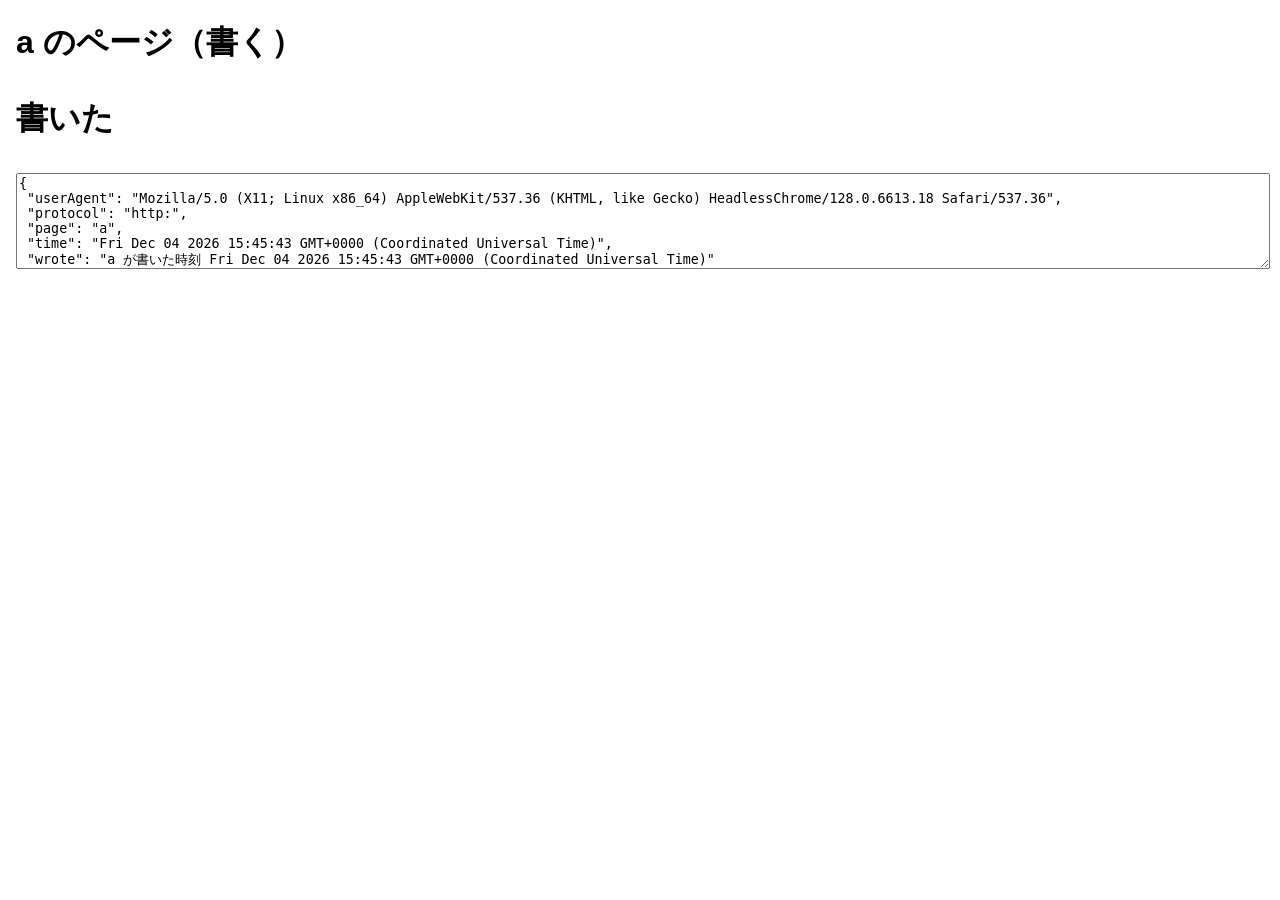
<file: docs/decisions/research/library-file-scheme-probe/site/a/index.html>
<!DOCTYPE html>
<html lang="ja">
    <head>
        <meta charset="utf-8">
        <meta name="viewport" content="width=device-width, initial-scale=1">
        <title>findsummits #197 の確かめ（a）</title>
        <link rel="stylesheet" href="../probe.css">
        <script src="../share.js" defer></script>
    </head>
    <body data-role="a">
        <h1>a のページ（書く）</h1>
        <p class="big" id="answer"></p>
        <textarea id="json" rows="6" cols="80" readonly></textarea>
    </body>
</html>
</file>
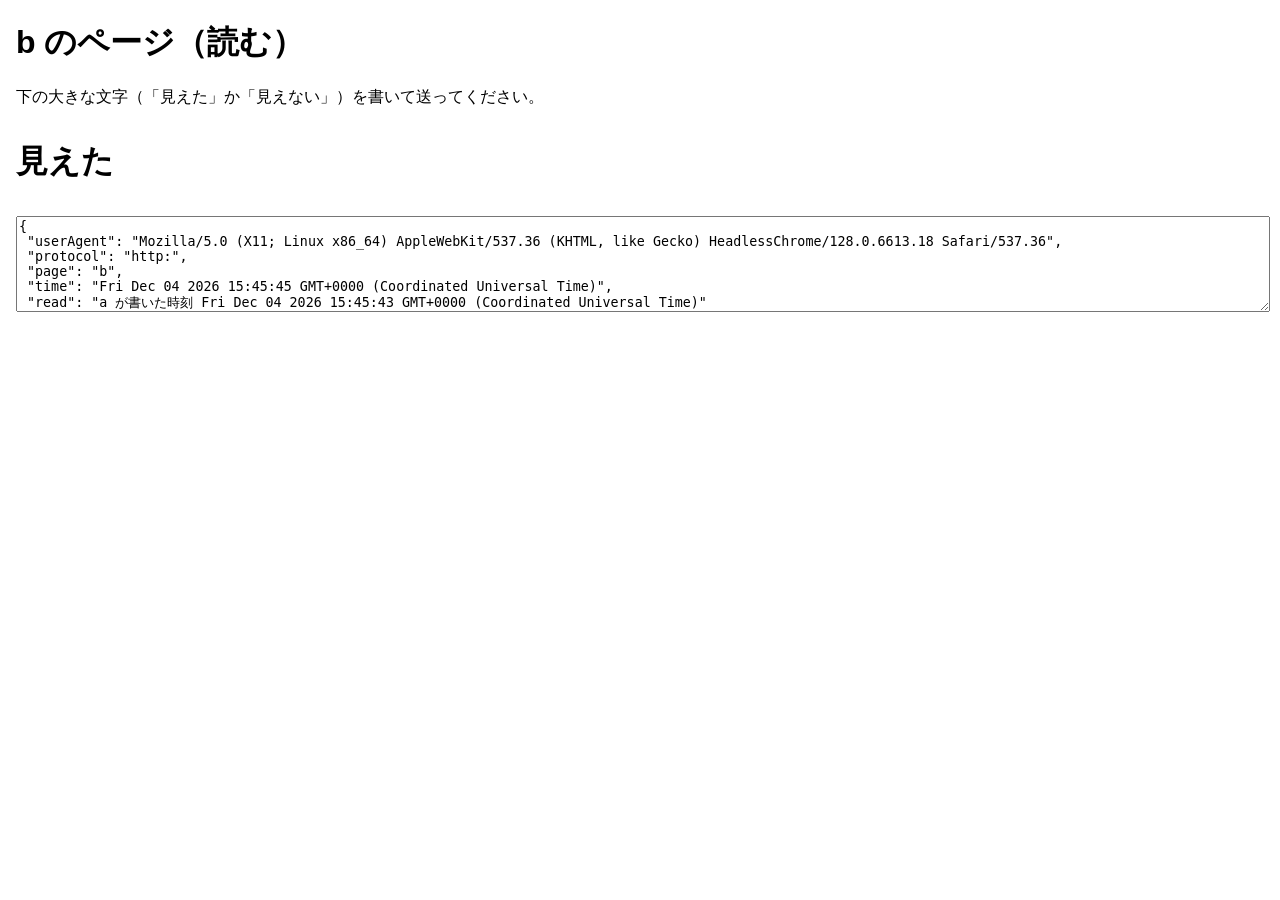
<file: docs/decisions/research/library-file-scheme-probe/site/b/index.html>
<!DOCTYPE html>
<html lang="ja">
    <head>
        <meta charset="utf-8">
        <meta name="viewport" content="width=device-width, initial-scale=1">
        <title>findsummits #197 の確かめ（b）</title>
        <link rel="stylesheet" href="../probe.css">
        <script src="../share.js" defer></script>
    </head>
    <body data-role="b">
        <h1>b のページ（読む）</h1>
        <p>下の大きな文字（「見えた」か「見えない」）を書いて送ってください。</p>
        <p class="big" id="answer"></p>
        <textarea id="json" rows="6" cols="80" readonly></textarea>
    </body>
</html>
</file>
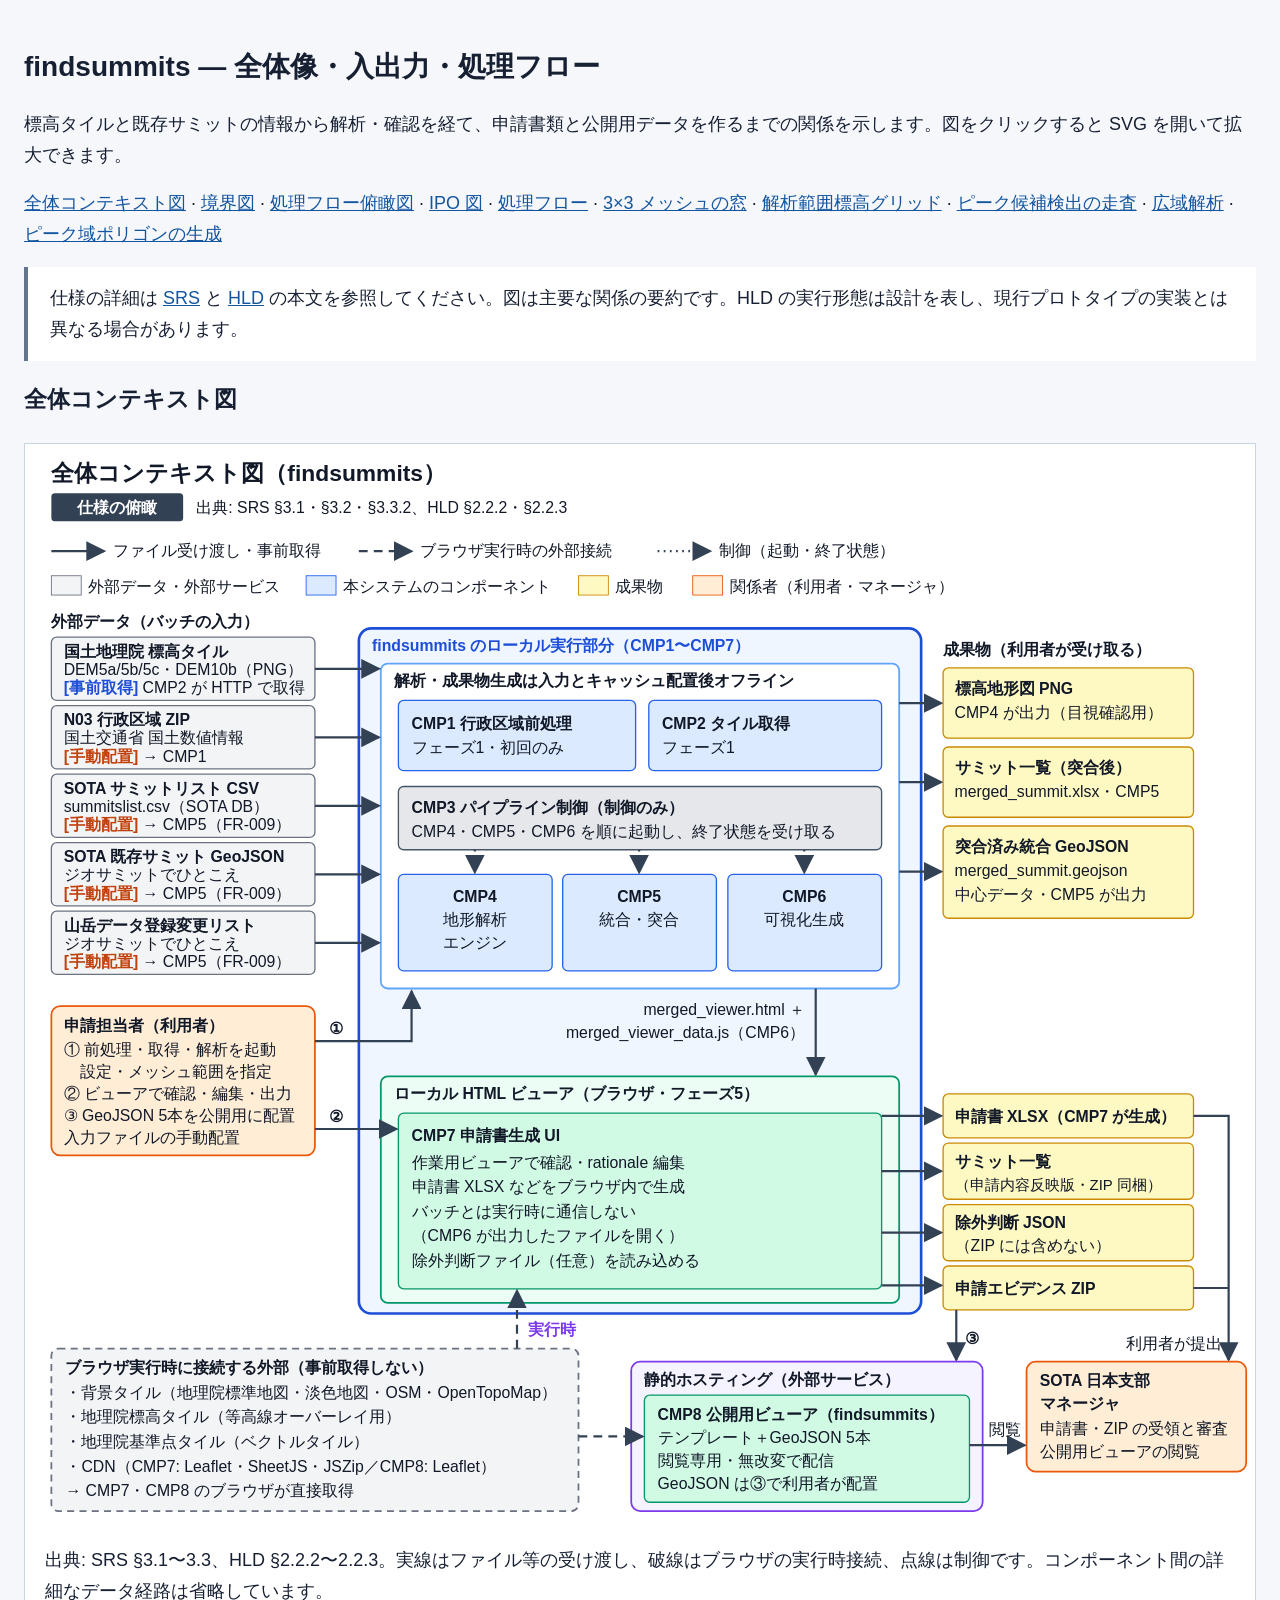
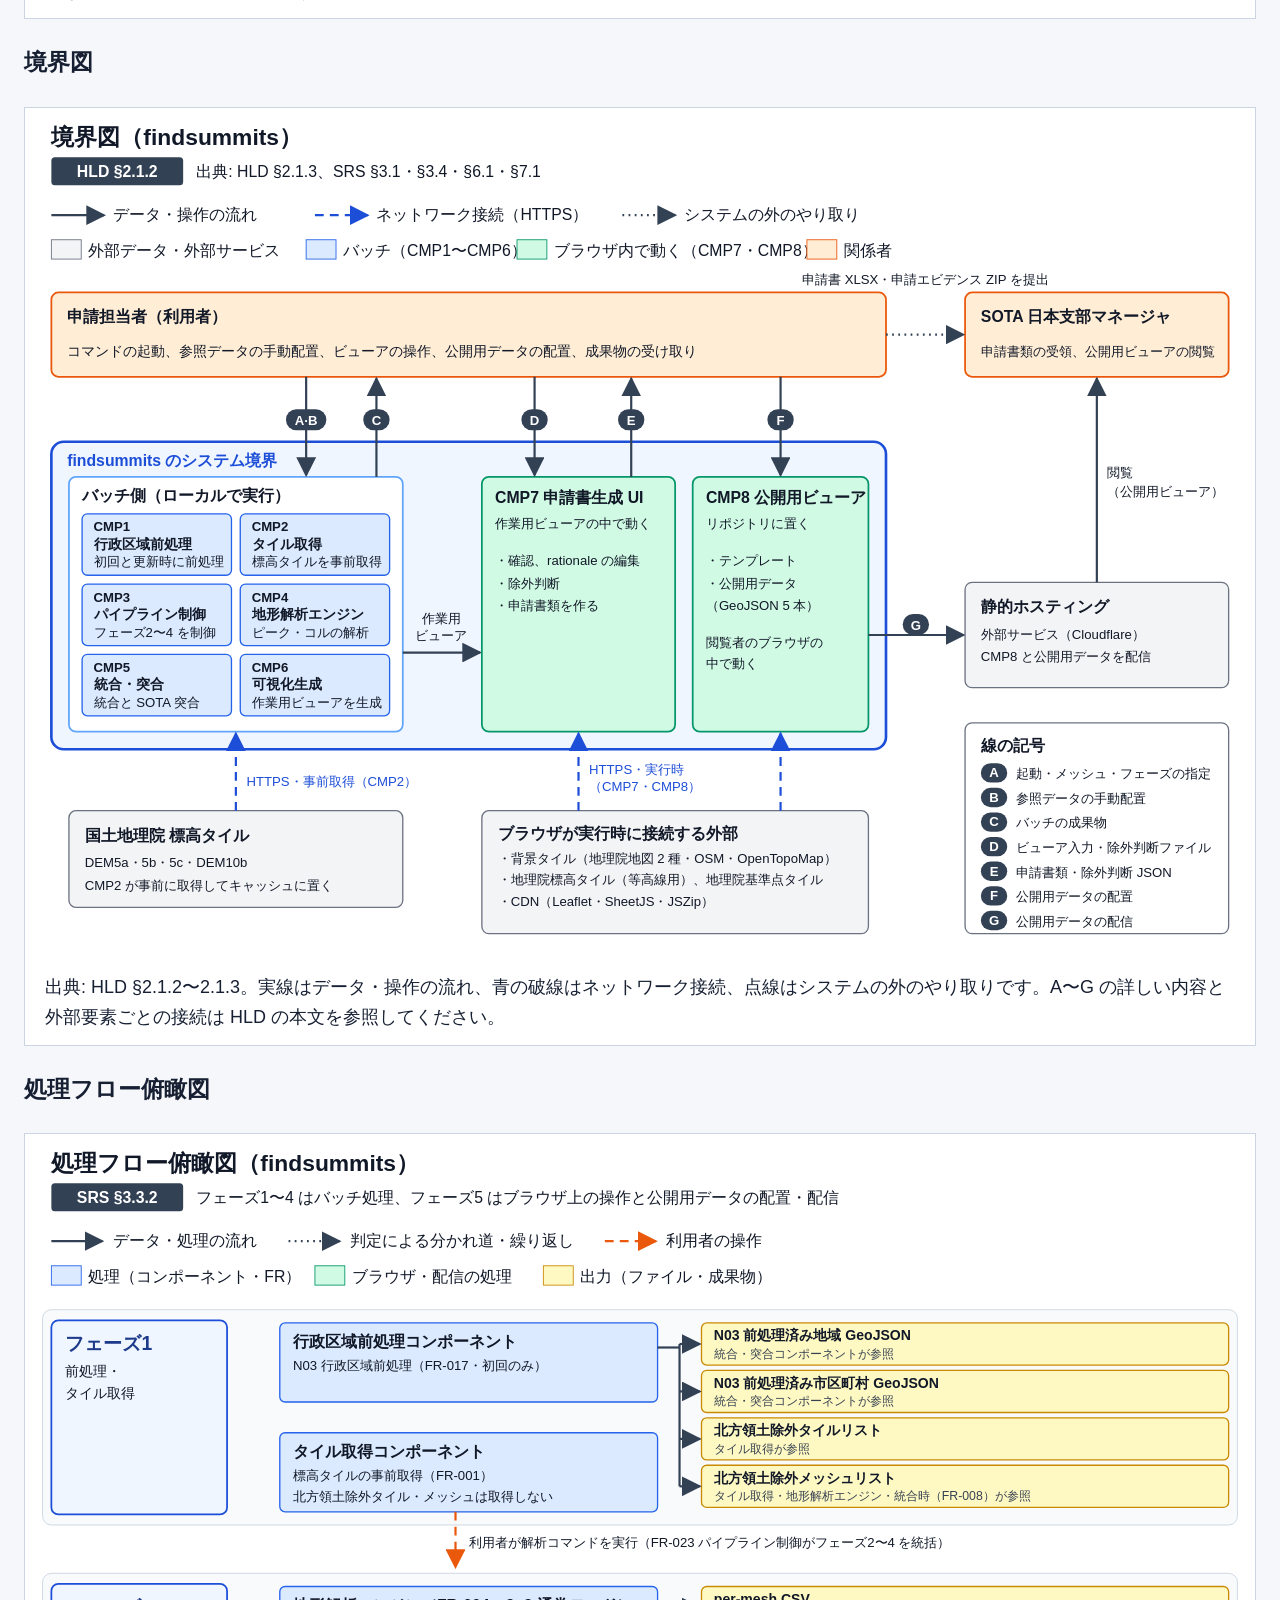
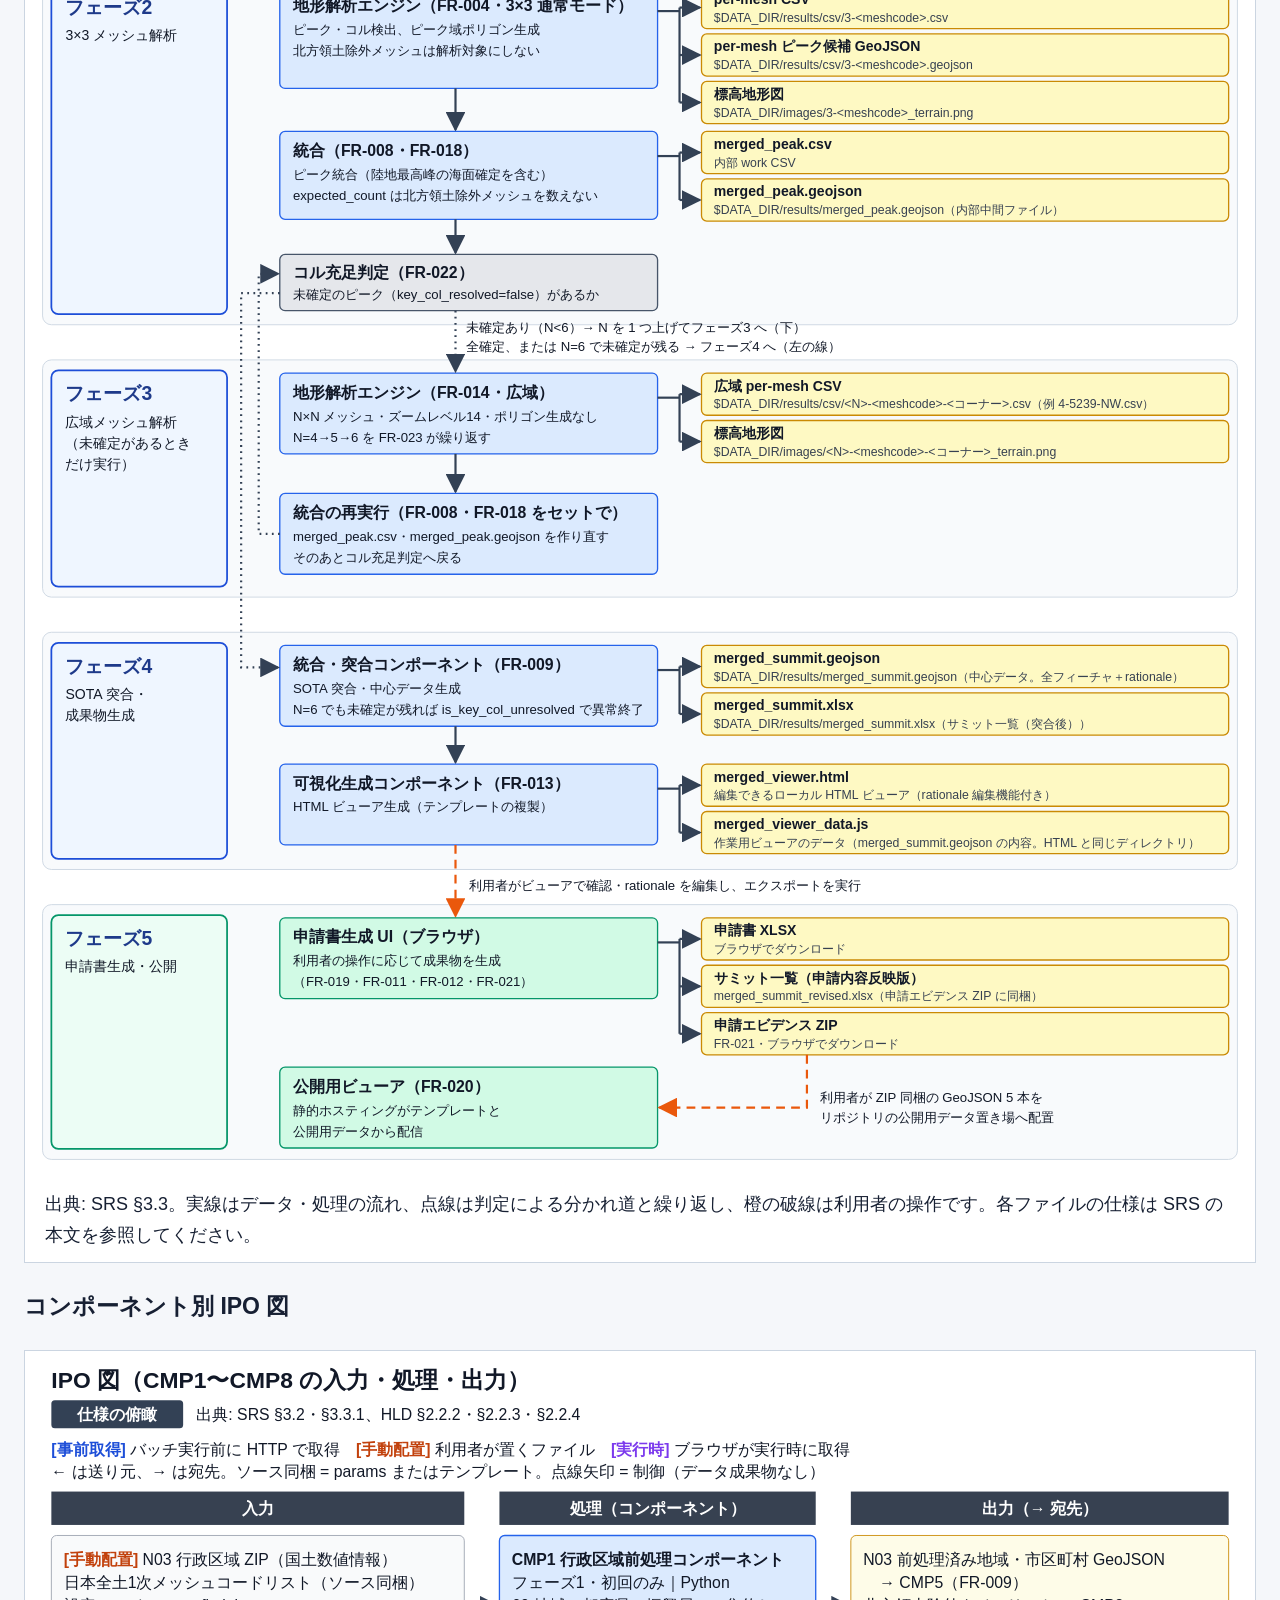
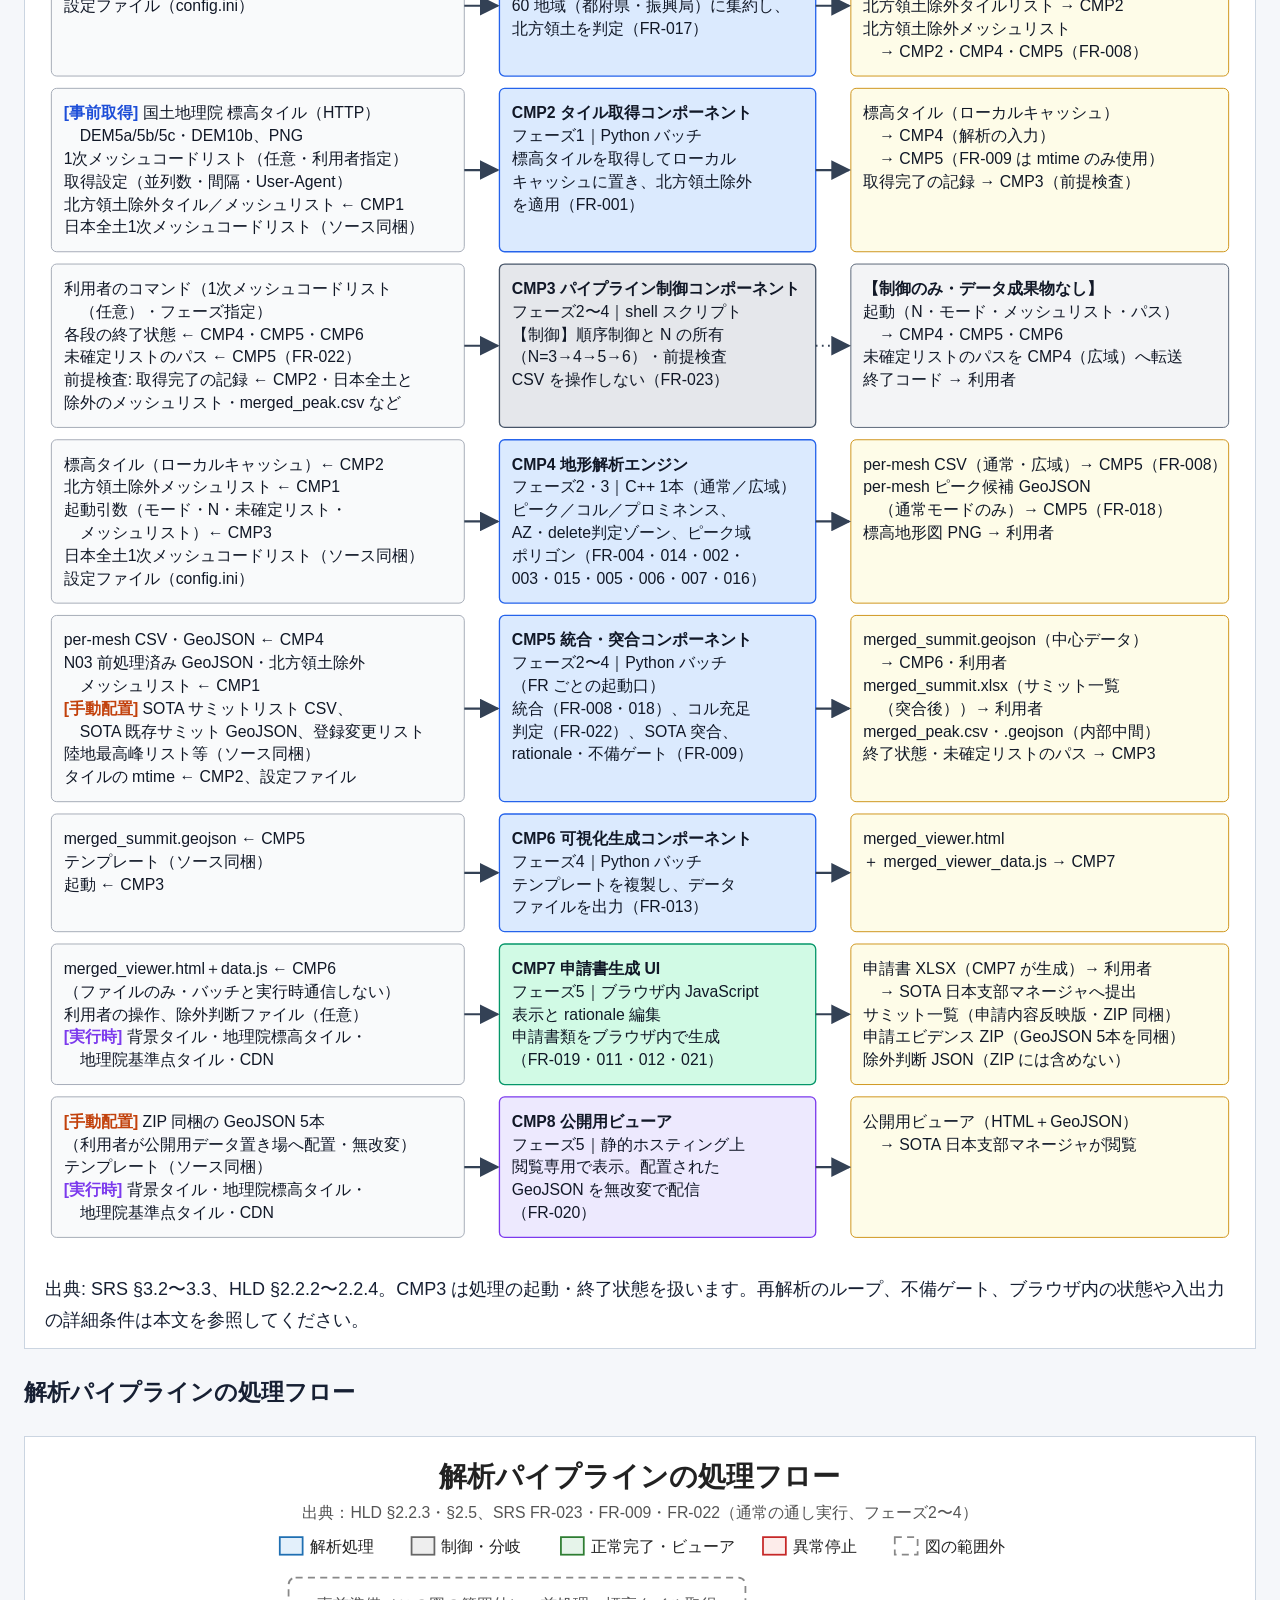
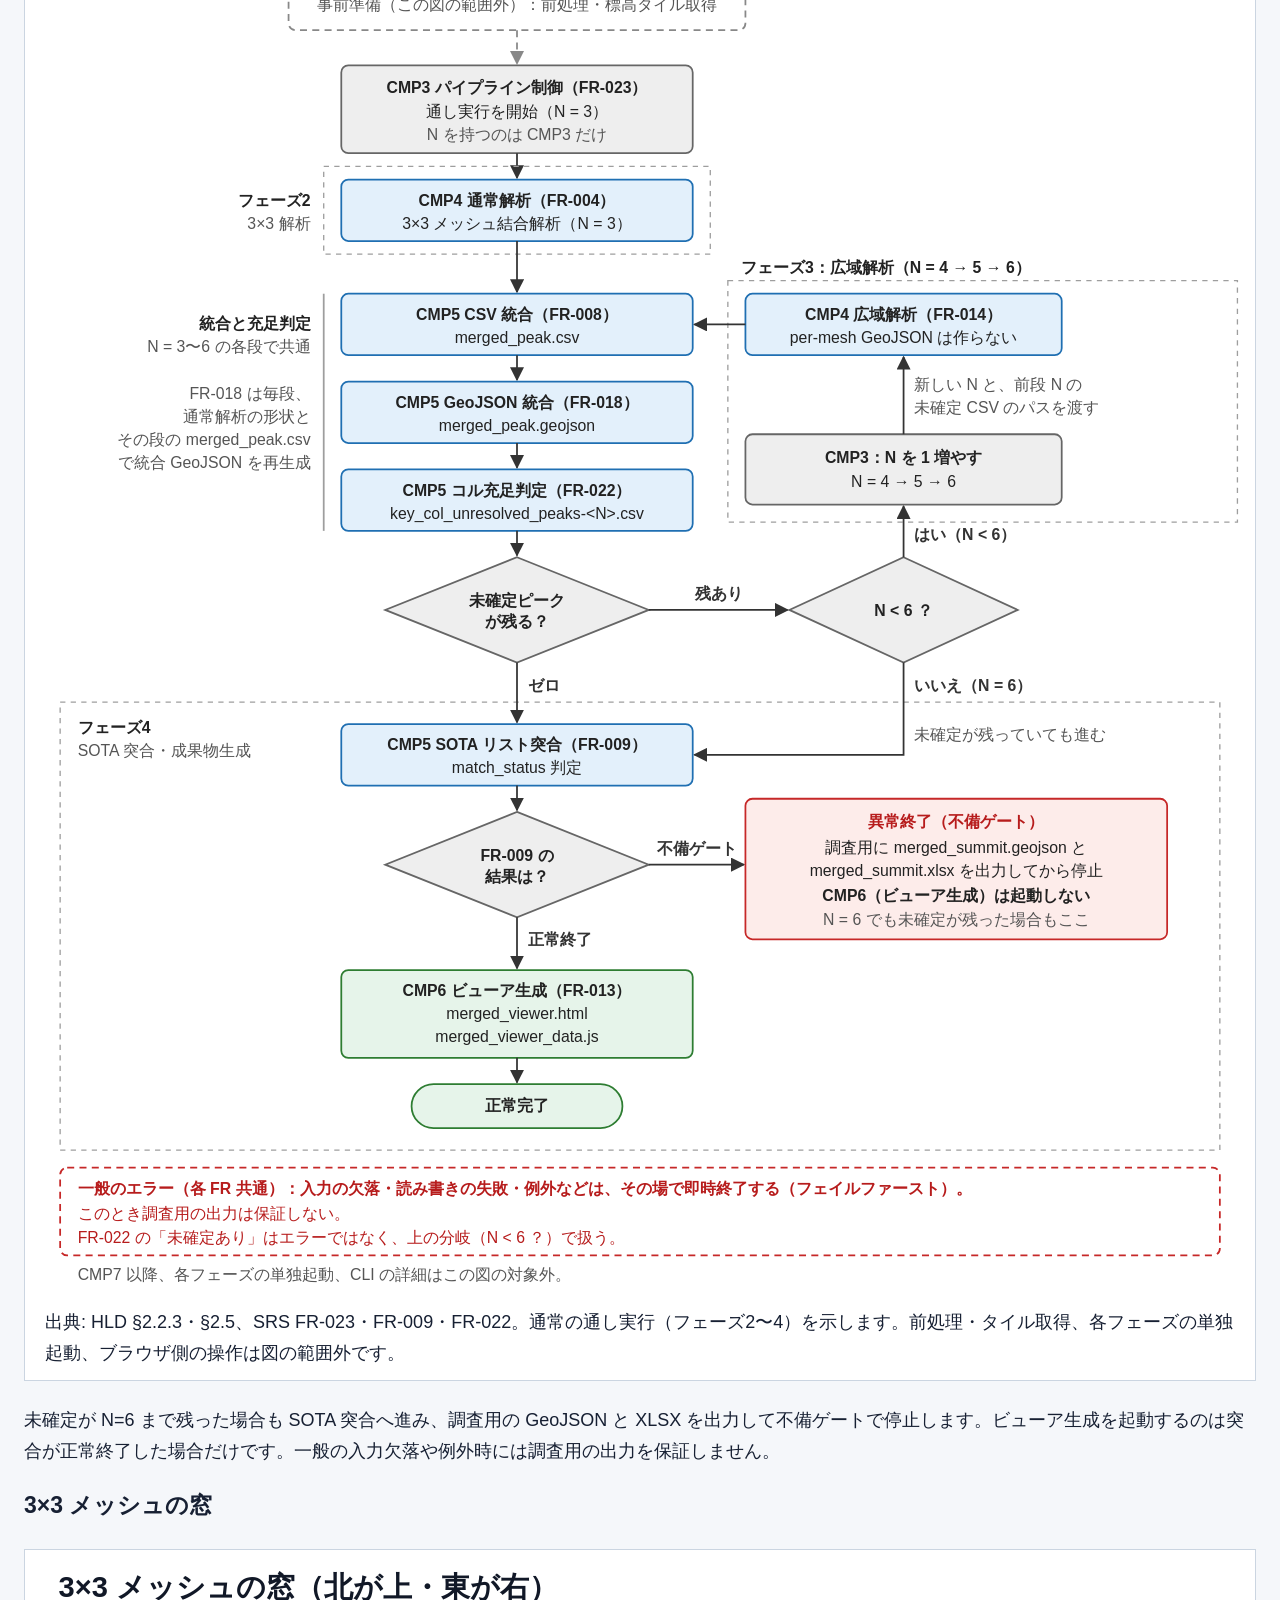
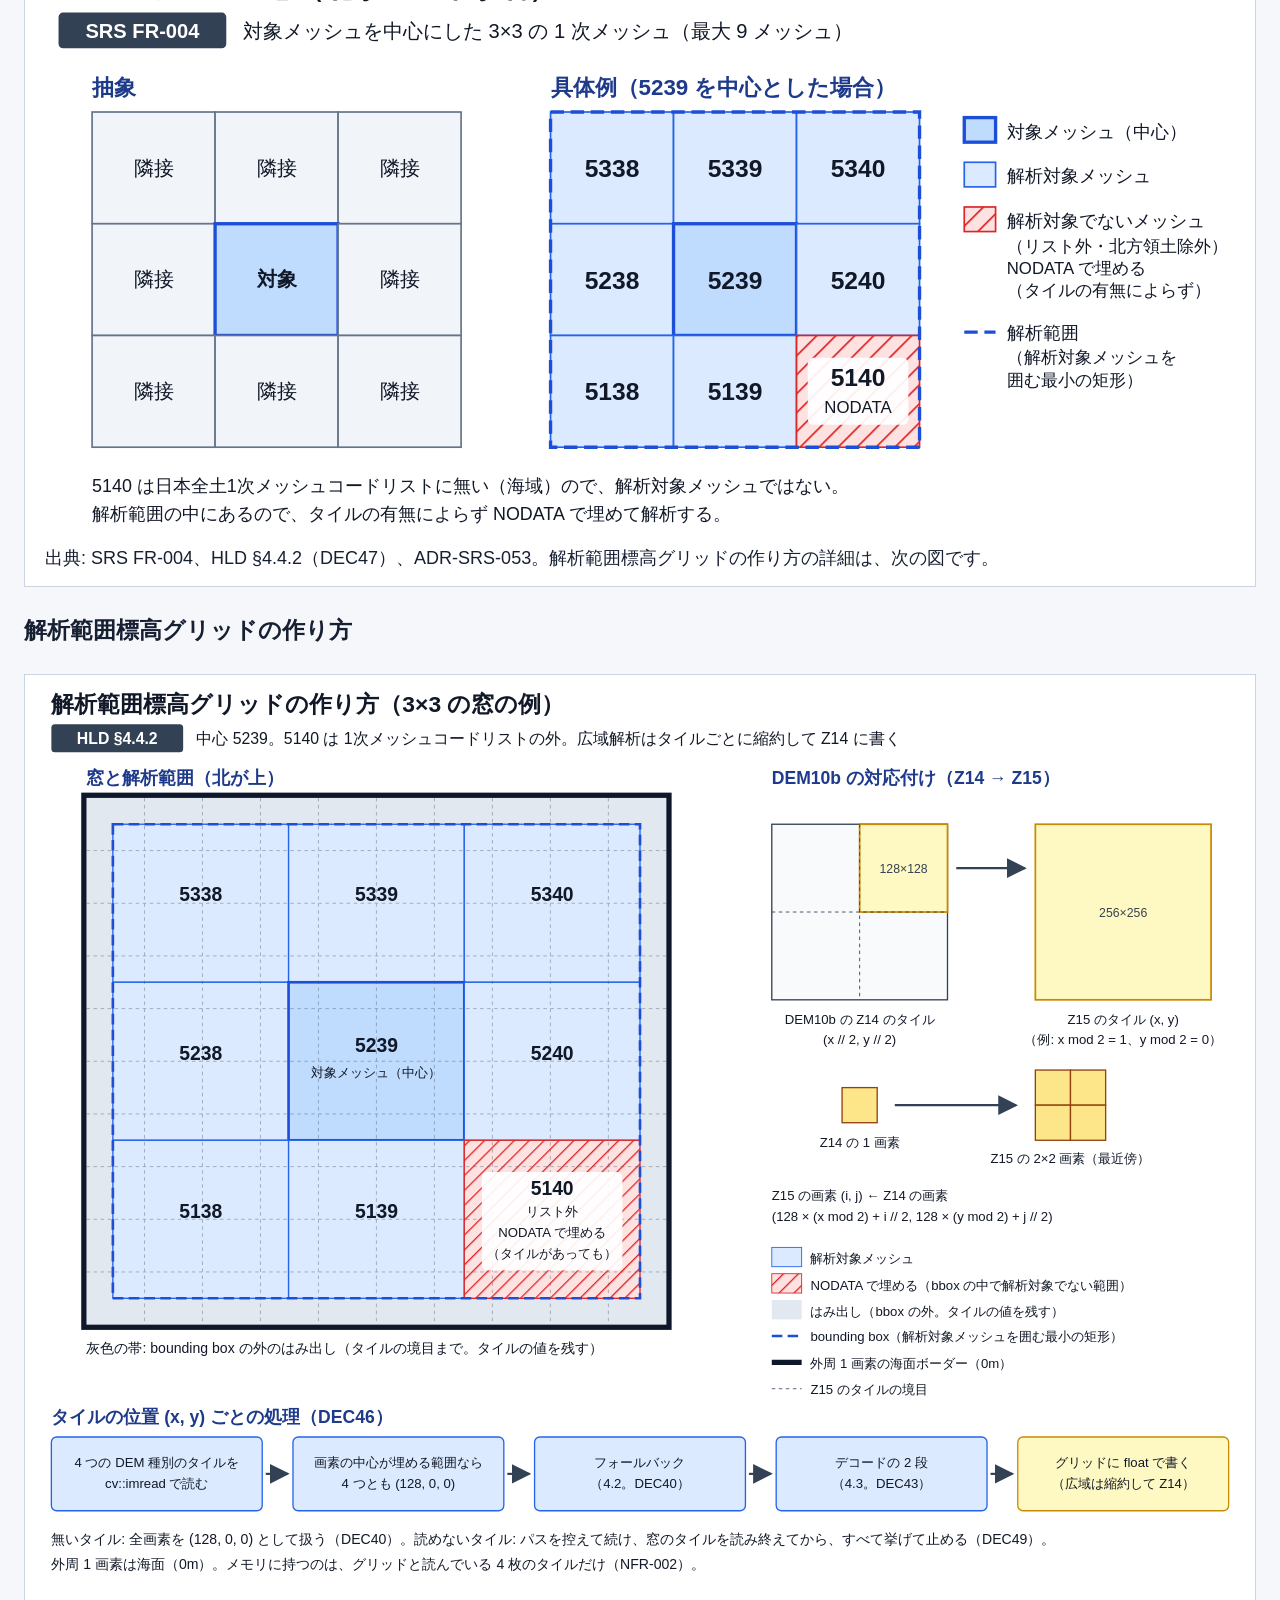
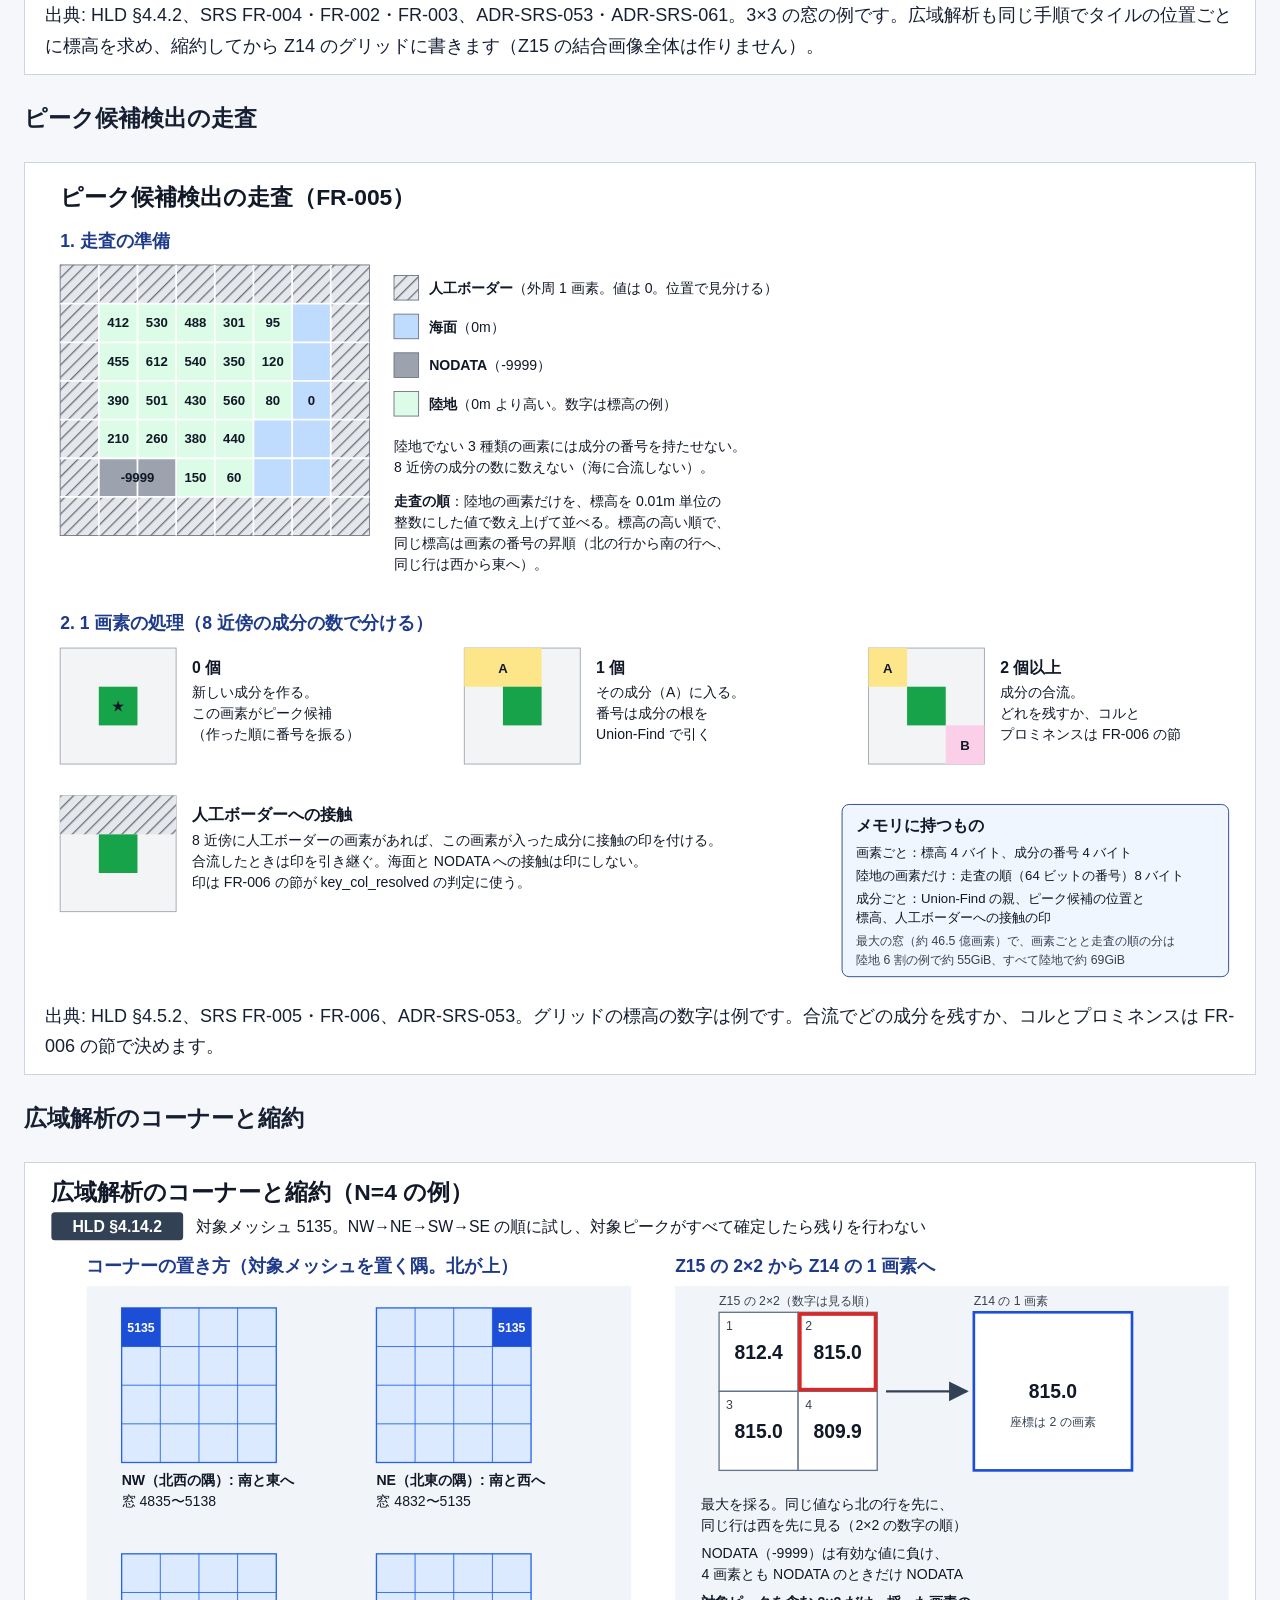
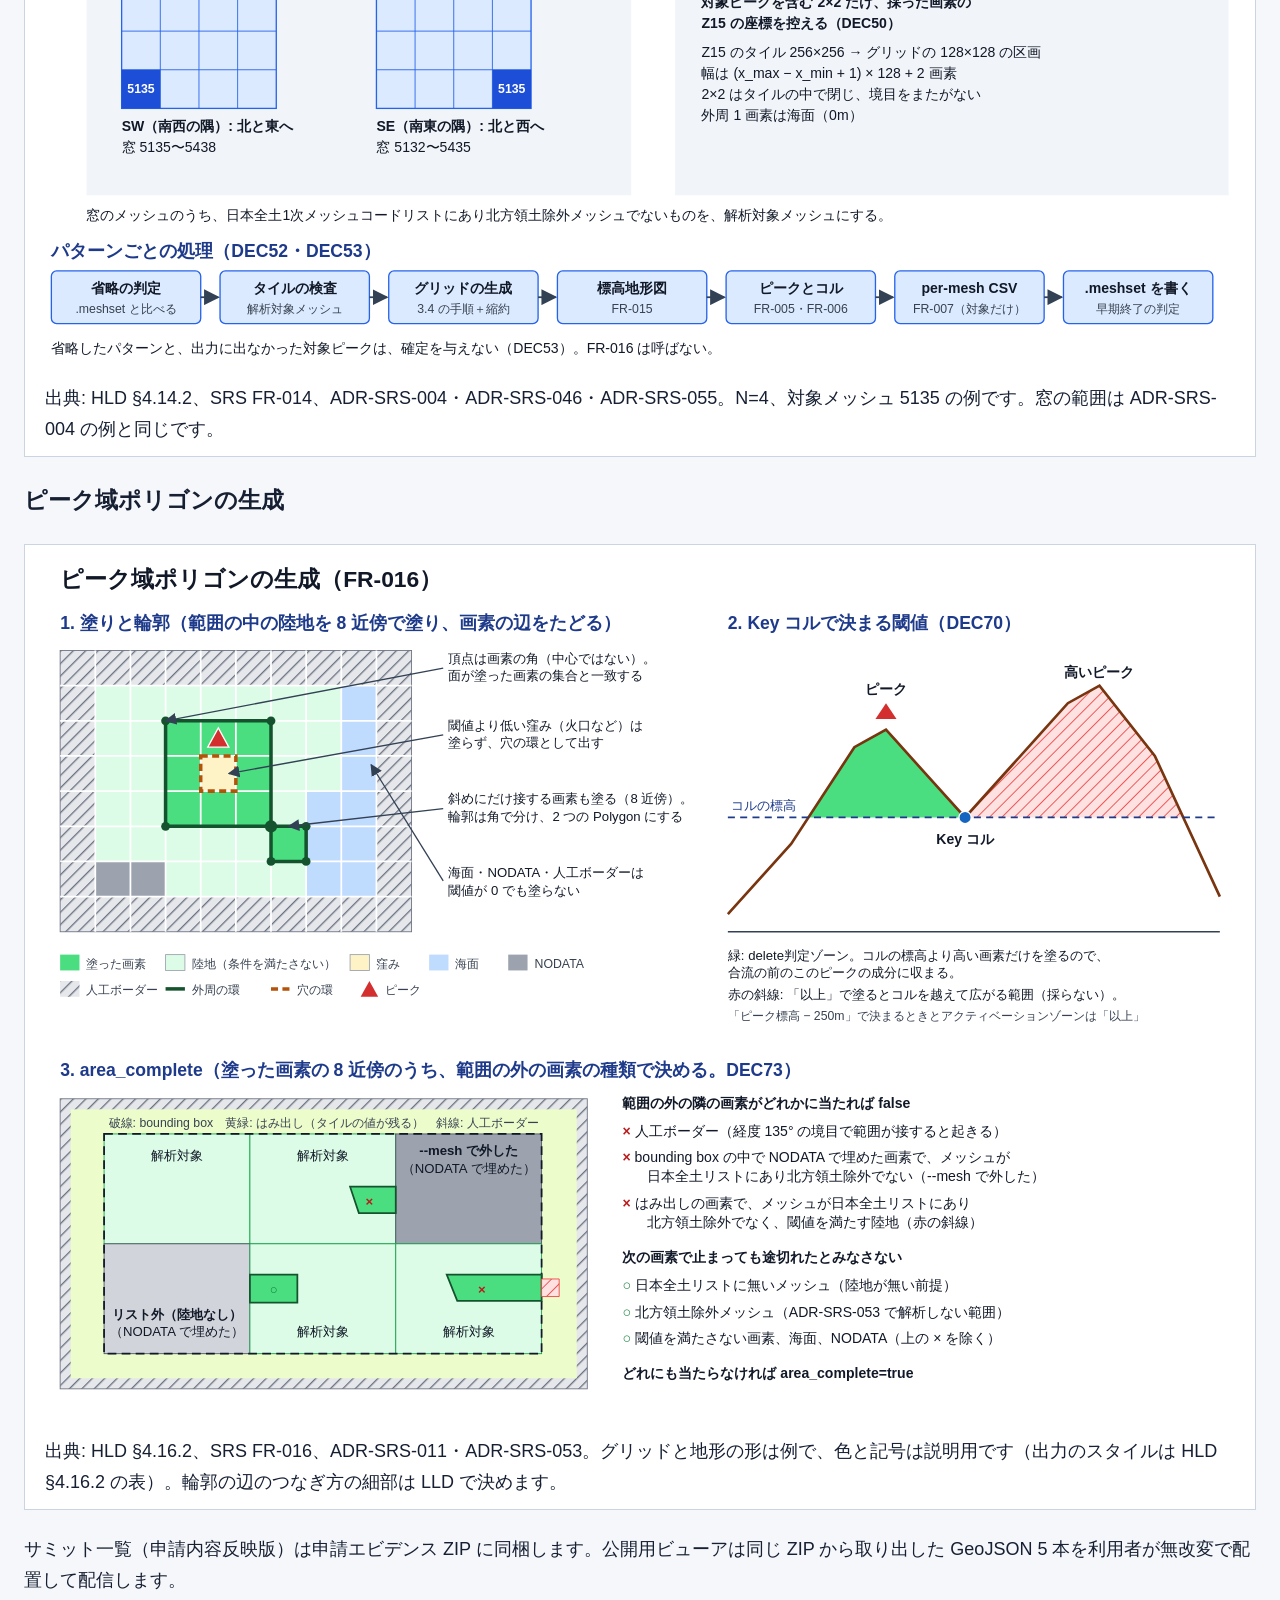
<file: docs/figures/spec-overview.html>
<!DOCTYPE html>
<html lang="ja">
  <head>
    <meta charset="utf-8">
    <meta name="viewport" content="width=device-width, initial-scale=1">
    <meta name="description" content="findsummits の全体コンテキスト図、境界図、処理フロー俯瞰図、コンポーネント別 IPO 図、解析パイプラインの処理フロー、解析範囲標高グリッドの作り方、広域解析のコーナーと縮約。SRS と HLD の理解を補助する説明図。">
    <title>findsummits — 全体像・入出力・処理フロー</title>
    <style>
      body { margin: 0; color: #172033; background: #f5f7fa; font: 18px/1.7 sans-serif; }
      main { max-width: 1440px; margin: auto; padding: 24px; }
      h1 { font-size: 28px; }
      h2 { font-size: 23px; }
      a { color: #1455a0; }
      figure { margin: 24px 0; background: white; border: 1px solid #cbd5e1; }
      img { display: block; width: 100%; height: auto; }
      figcaption { padding: 12px 20px; }
      .note { padding: 16px 22px; border-left: 4px solid #64748b; background: white; }
      @media print {
        @page { size: A3 portrait; margin: 10mm; }
        body { background: white; }
        main { padding: 0; }
        figure { break-inside: avoid; }
        section { break-before: page; }
        nav { display: none; }
      }
    </style>
  </head>
  <body>
    <main>
      <h1>findsummits — 全体像・入出力・処理フロー</h1>
      <p>標高タイルと既存サミットの情報から解析・確認を経て、申請書類と公開用データを作るまでの関係を示します。図をクリックすると SVG を開いて拡大できます。</p>
      <nav aria-label="図の目次"><a href="#context">全体コンテキスト図</a> · <a href="#boundary">境界図</a> · <a href="#phase-flow">処理フロー俯瞰図</a> · <a href="#ipo">IPO 図</a> · <a href="#pipeline">処理フロー</a> · <a href="#mesh-window">3×3 メッシュの窓</a> · <a href="#analysis-grid">解析範囲標高グリッド</a> · <a href="#peak-scan">ピーク候補検出の走査</a> · <a href="#wide-analysis">広域解析</a> · <a href="#peak-zone">ピーク域ポリゴンの生成</a></nav>
      <p class="note">仕様の詳細は <a href="../20_SRS.md">SRS</a> と <a href="../30_HLD.md">HLD</a> の本文を参照してください。図は主要な関係の要約です。HLD の実行形態は設計を表し、現行プロトタイプの実装とは異なる場合があります。</p>
      <section id="context">
        <h2>全体コンテキスト図</h2>
        <figure>
          <a href="system-context.svg"><img src="system-context.svg" width="1400" height="1240" alt="外部データ、findsummits のローカル処理、ブラウザでの申請書生成、公開と閲覧の関係"></a>
          <figcaption>出典: SRS §3.1〜3.3、HLD §2.2.2〜2.2.3。実線はファイル等の受け渡し、破線はブラウザの実行時接続、点線は制御です。コンポーネント間の詳細なデータ経路は省略しています。</figcaption>
        </figure>
      </section>
      <section id="boundary">
        <h2>境界図</h2>
        <figure>
          <a href="system-boundary.svg"><img src="system-boundary.svg" width="1400" height="970" alt="申請担当者と SOTA 日本支部マネージャ、システム境界の内側のバッチ（CMP1〜CMP6）・CMP7・CMP8、外部のタイル・CDN・静的ホスティングとの接続を A〜G の線で示す"></a>
          <figcaption>出典: HLD §2.1.2〜2.1.3。実線はデータ・操作の流れ、青の破線はネットワーク接続、点線はシステムの外のやり取りです。A〜G の詳しい内容と外部要素ごとの接続は HLD の本文を参照してください。</figcaption>
        </figure>
      </section>
      <section id="phase-flow">
        <h2>処理フロー俯瞰図</h2>
        <figure>
          <a href="phase-flow.svg"><img src="phase-flow.svg" width="1400" height="1870" alt="フェーズ1 から 5 の処理と出力ファイル。コル充足判定で未確定があればフェーズ3 の広域解析を N=4 から 6 まで繰り返し、全確定か N=6 でフェーズ4 へ進む"></a>
          <figcaption>出典: SRS §3.3。実線はデータ・処理の流れ、点線は判定による分かれ道と繰り返し、橙の破線は利用者の操作です。各ファイルの仕様は SRS の本文を参照してください。</figcaption>
        </figure>
      </section>
      <section id="ipo">
        <h2>コンポーネント別 IPO 図</h2>
        <figure>
          <a href="component-ipo.svg"><img src="component-ipo.svg" width="1400" height="1720" alt="CMP1 から CMP8 の入力、処理、出力を左右の三列で対応づけた IPO 図"></a>
          <figcaption>出典: SRS §3.2〜3.3、HLD §2.2.2〜2.2.4。CMP3 は処理の起動・終了状態を扱います。再解析のループ、不備ゲート、ブラウザ内の状態や入出力の詳細条件は本文を参照してください。</figcaption>
        </figure>
      </section>
      <section id="pipeline">
        <h2>解析パイプラインの処理フロー</h2>
        <figure>
          <a href="pipeline-flow.svg"><img src="pipeline-flow.svg" width="1400" height="1660" alt="通常解析から統合・充足判定へ進み、未確定があれば広域解析を繰り返す。N=6 で残っていても突合へ進み、不備ゲートで調査用出力後に停止する"></a>
          <figcaption>出典: HLD §2.2.3・§2.5、SRS FR-023・FR-009・FR-022。通常の通し実行（フェーズ2〜4）を示します。前処理・タイル取得、各フェーズの単独起動、ブラウザ側の操作は図の範囲外です。</figcaption>
        </figure>
        <p>未確定が N=6 まで残った場合も SOTA 突合へ進み、調査用の GeoJSON と XLSX を出力して不備ゲートで停止します。ビューア生成を起動するのは突合が正常終了した場合だけです。一般の入力欠落や例外時には調査用の出力を保証しません。</p>
      </section>
      <section id="mesh-window">
        <h2>3×3 メッシュの窓</h2>
        <figure>
          <a href="mesh-window.svg"><img src="mesh-window.svg" width="1100" height="520" alt="対象メッシュを中心にした 3×3 の 1 次メッシュの窓。抽象と、5239 を中心にした具体例。5140 は日本全土1次メッシュコードリストに無いので解析対象メッシュではなく、解析範囲の中にあるのでタイルの有無によらず NODATA で埋める"></a>
          <figcaption>出典: SRS FR-004、HLD §4.4.2（DEC47）、ADR-SRS-053。解析範囲標高グリッドの作り方の詳細は、次の図です。</figcaption>
        </figure>
      </section>
      <section id="analysis-grid">
        <h2>解析範囲標高グリッドの作り方</h2>
        <figure>
          <a href="analysis-grid.svg"><img src="analysis-grid.svg" width="1400" height="1040" alt="3×3 の窓の例。解析対象メッシュを囲む bounding box の中で、リスト外のメッシュの範囲を NODATA で埋め、外側のはみ出しはタイルの値を残し、外周 1 画素を海面にする。DEM10b は Z14 の 1 画素を Z15 の 2×2 画素に当て、タイルの位置ごとに読んでフォールバックとデコードをしてからグリッドへ書く"></a>
          <figcaption>出典: HLD §4.4.2、SRS FR-004・FR-002・FR-003、ADR-SRS-053・ADR-SRS-061。3×3 の窓の例です。広域解析も同じ手順でタイルの位置ごとに標高を求め、縮約してから Z14 のグリッドに書きます（Z15 の結合画像全体は作りません）。</figcaption>
        </figure>
      </section>
      <section id="peak-scan">
        <h2>ピーク候補検出の走査</h2>
        <figure>
          <a href="peak-scan.svg"><img src="peak-scan.svg" width="1400" height="940" alt="解析範囲標高グリッドの画素を、外周 1 画素の人工ボーダー、海面、NODATA、陸地に分ける。陸地でない画素は成分の番号を持たず、8 近傍の成分に数えない。陸地の画素だけを、標高を 0.01m 単位の整数にした値で数え上げ、標高の高い順、同じ標高は画素の番号の昇順に並べる。1 画素ずつ、8 近傍の成分の数が 0 なら新しい成分（ピーク候補）、1 ならその成分に入り、2 以上なら成分の合流。8 近傍に人工ボーダーがあれば成分に接触の印を付ける"></a>
          <figcaption>出典: HLD §4.5.2、SRS FR-005・FR-006、ADR-SRS-053。グリッドの標高の数字は例です。合流でどの成分を残すか、コルとプロミネンスは FR-006 の節で決めます。</figcaption>
        </figure>
      </section>
      <section id="wide-analysis">
        <h2>広域解析のコーナーと縮約</h2>
        <figure>
          <a href="wide-analysis.svg"><img src="wide-analysis.svg" width="1400" height="920" alt="N=4、対象メッシュ 5135 の例。対象メッシュを窓の北西・北東・南西・南東の隅に置く 4 つのパターンと窓の範囲。Z15 の 2×2 の最大を Z14 の 1 画素にし、同じ値なら北の行、西の順に採り、対象ピークを含む 2×2 だけ採った画素の Z15 の座標を控える。パターンごとに省略の判定、タイルの検査、グリッドの生成、標高地形図、ピークとコル、per-mesh CSV、.meshset の順に行う"></a>
          <figcaption>出典: HLD §4.14.2、SRS FR-014、ADR-SRS-004・ADR-SRS-046・ADR-SRS-055。N=4、対象メッシュ 5135 の例です。窓の範囲は ADR-SRS-004 の例と同じです。</figcaption>
        </figure>
      </section>
      <section id="peak-zone">
        <h2>ピーク域ポリゴンの生成</h2>
        <figure>
          <a href="peak-zone.svg"><img src="peak-zone.svg" width="1400" height="1000" alt="ピークの画素から、範囲の中の陸地の画素だけを 8 近傍でたどって塗る。海面・NODATA・人工ボーダーは閾値が 0 でも塗らない。塗った画素の正方形を合わせた形の境界を画素の辺の上でたどり、閾値より低い窪みは穴の環にする。斜めにだけ接する画素も塗り、輪郭はその角で分けて 2 つの Polygon（MultiPolygon）にする。delete判定ゾーンの閾値が Key コルで決まるときは、コルの標高より高い画素だけを塗る。area_complete は、塗った画素の 8 近傍のうち範囲の外の画素が、人工ボーダー、--mesh で外したメッシュの埋めた画素、はみ出しの閾値を満たす陸地のどれかなら false で、日本全土リストに無いメッシュと北方領土除外メッシュでは途切れたとみなさない"></a>
          <figcaption>出典: HLD §4.16.2、SRS FR-016、ADR-SRS-011・ADR-SRS-053。グリッドと地形の形は例で、色と記号は説明用です（出力のスタイルは HLD §4.16.2 の表）。輪郭の辺のつなぎ方の細部は LLD で決めます。</figcaption>
        </figure>
      </section>
      <p>サミット一覧（申請内容反映版）は申請エビデンス ZIP に同梱します。公開用ビューアは同じ ZIP から取り出した GeoJSON 5 本を利用者が無改変で配置して配信します。</p>
    </main>
  </body>
</html>
</file>
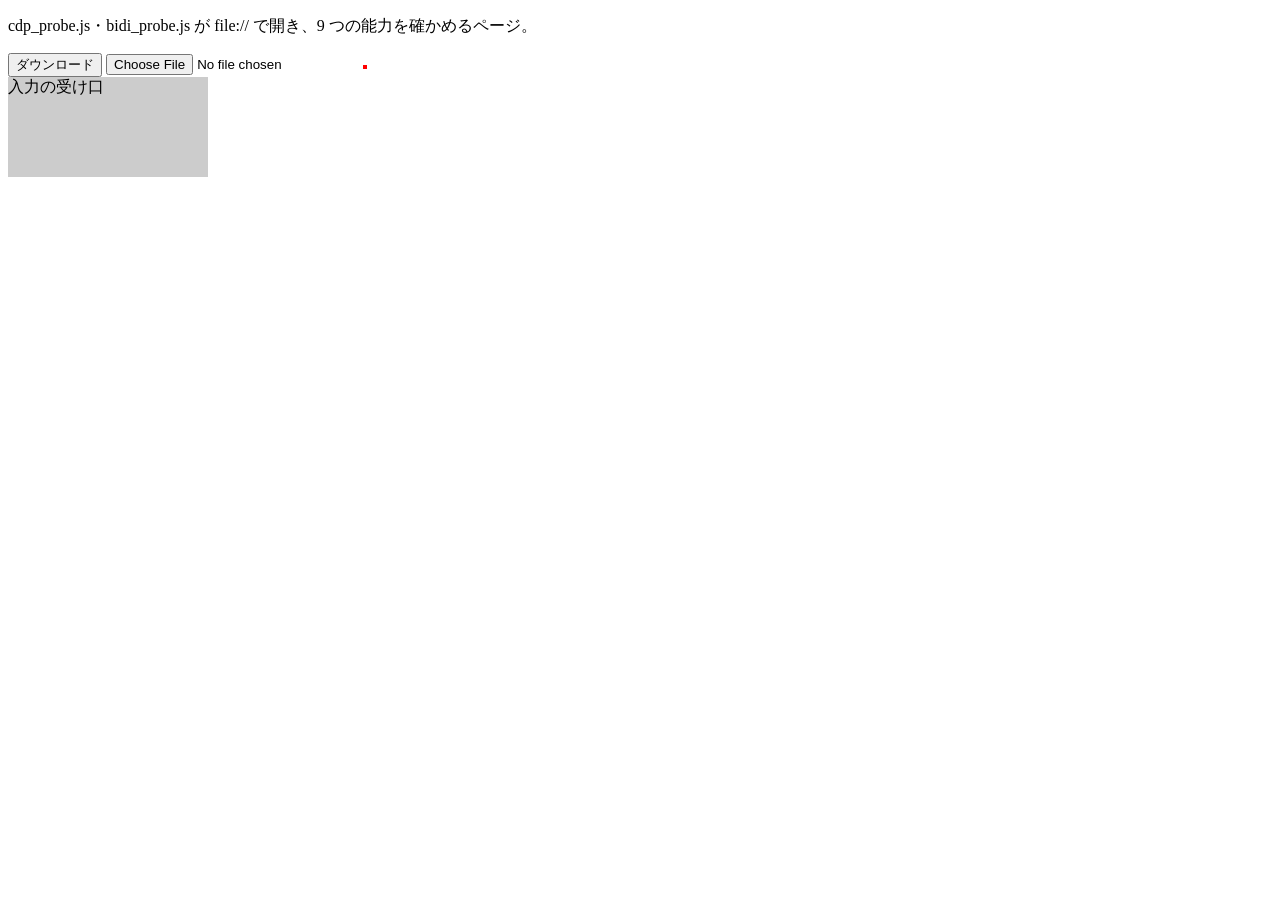
<file: docs/decisions/research/browser-automation-probe/probe.html>
<!doctype html>
<html lang="ja">
<head>
<meta charset="utf-8">
<title>ブラウザの駆動の確かめ（#299）</title>
</head>
<body>
<p>cdp_probe.js・bidi_probe.js が file:// で開き、9 つの能力を確かめるページ。</p>
<button id="dl" type="button">ダウンロード</button>
<input id="f" type="file">
<canvas id="c" width="4" height="4"></canvas>
<div id="pad" style="width: 200px; height: 100px; background: #ccc;">入力の受け口</div>
<script>
  "use strict";
  var out = {pointer: {down: 0, move: 0, up: 0}};
  window.R = out;
  document.getElementById("dl").onclick = function () {
    var b = new Blob(['{"x":1}'], {type: "application/json"});
    var a = document.createElement("a");
    a.href = URL.createObjectURL(b);
    a.download = "probe-dl.json";
    document.body.appendChild(a);
    a.click();
  };
  document.getElementById("f").onchange = function (e) {
    e.target.files[0].text().then(function (t) { out.file = t; });
  };
  addEventListener("storage", function (e) { out.storage = {key: e.key, newValue: e.newValue}; });
  var pad = document.getElementById("pad");
  pad.addEventListener("pointerdown", function () { out.pointer.down += 1; });
  pad.addEventListener("pointermove", function () { if (out.pointer.down > out.pointer.up) { out.pointer.move += 1; } });
  pad.addEventListener("pointerup", function () { out.pointer.up += 1; });
  var c = document.getElementById("c").getContext("2d");
  c.fillStyle = "rgb(255,0,0)";
  c.fillRect(0, 0, 4, 4);
  window.pixel = function () { return Array.from(c.getImageData(0, 0, 1, 1).data); };
  window.padCenter = function () {
    var r = pad.getBoundingClientRect();
    return {x: Math.round(r.left + r.width / 2), y: Math.round(r.top + r.height / 2)};
  };
  window.measure = function () {
    return new Promise(function (resolve) {
      var start = performance.now();
      var last = start;
      var frames = 0;
      var maxMs = 0;
      function step(t) {
        frames += 1;
        if (t - last > maxMs) { maxMs = t - last; }
        last = t;
        if (t - start < 200) { requestAnimationFrame(step); } else { resolve({frames: frames, max_ms: maxMs}); }
      }
      requestAnimationFrame(step);
    });
  };
  window.net = async function () {
    try {
      var r = await fetch("https://probe.invalid/ok.txt");
      out.ok = {status: r.status, body: await r.text()};
    } catch (e) { out.ok = {err: e.name}; }
    try {
      var r2 = await fetch("https://probe.invalid/fail.txt");
      out.fail = {status: r2.status};
    } catch (e) { out.fail = {err: e.name}; }
    return {ok: out.ok, fail: out.fail};
  };
</script>
</body>
</html>
</file>
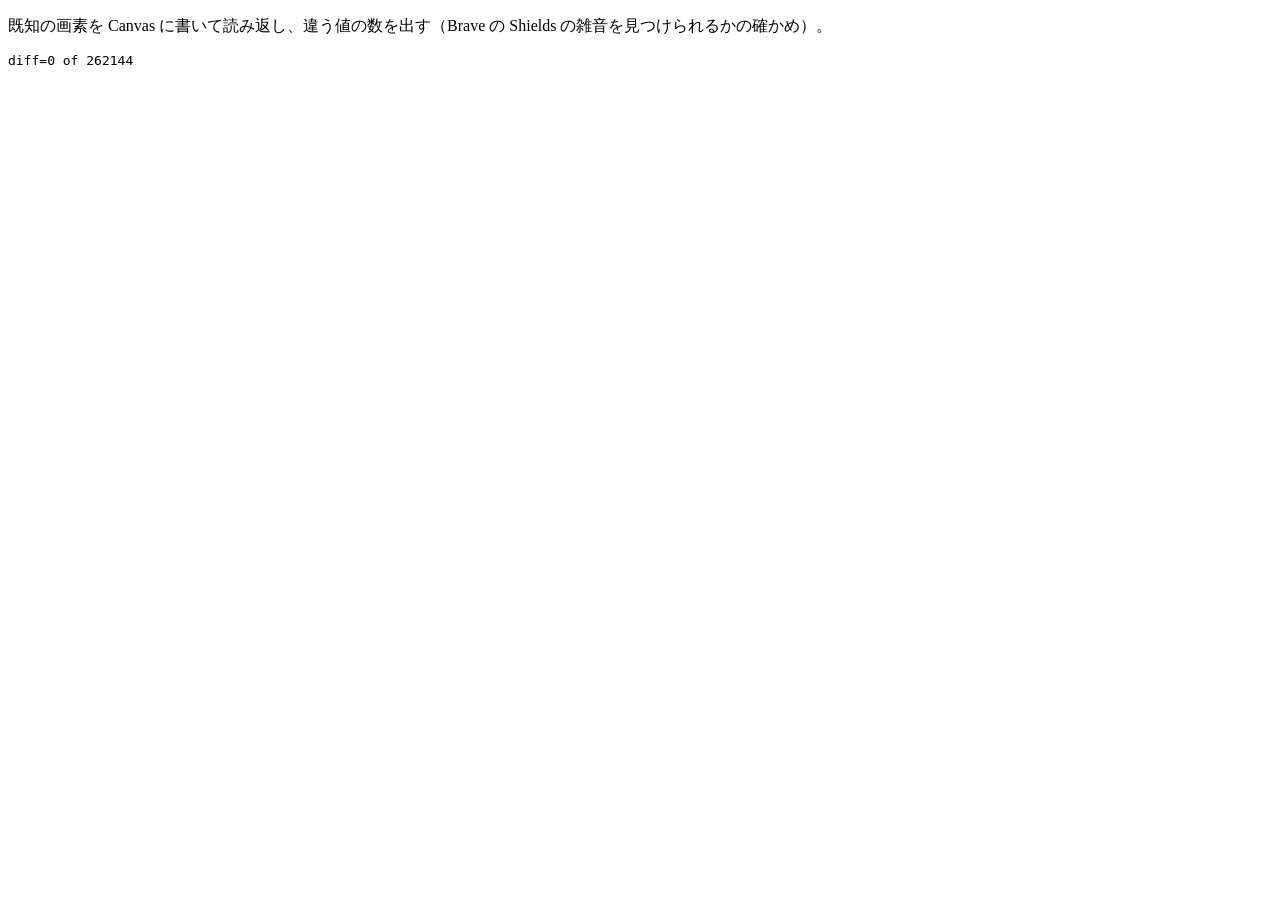
<file: docs/decisions/research/library-file-scheme-probe/site/selftest.html>
<!doctype html>
<html lang="ja">
<head>
<meta charset="utf-8">
<title>Canvas の自己診断（#197）</title>
</head>
<body>
<p>既知の画素を Canvas に書いて読み返し、違う値の数を出す（Brave の Shields の雑音を見つけられるかの確かめ）。</p>
<pre id="r"></pre>
<script>
  var c = document.createElement("canvas");
  c.width = 256;
  c.height = 256;
  var x = c.getContext("2d");
  var d = x.createImageData(256, 256);
  for (var i = 0; i < d.data.length; i += 4) {
    d.data[i] = i % 256;
    d.data[i + 1] = (i >> 3) % 256;
    d.data[i + 2] = 7;
    d.data[i + 3] = 255;
  }
  x.putImageData(d, 0, 0);
  var g = x.getImageData(0, 0, 256, 256).data;
  var diff = 0;
  for (var j = 0; j < g.length; j++) {
    if (g[j] !== d.data[j]) diff++;
  }
  document.getElementById("r").textContent = "diff=" + diff + " of " + g.length;
</script>
</body>
</html>
</file>
<file: docs/decisions/research/library-file-scheme-probe/site/probe.css>
body { font-family: sans-serif; margin: 16px; }
table { border-collapse: collapse; margin: 12px 0; }
th, td { border: 1px solid #999; padding: 4px 8px; vertical-align: top; }
td.ok { background: #dfd; }
td.ng { background: #fdd; }
td.na { background: #eee; }
textarea { width: 100%; }
.big { font-size: 2em; font-weight: bold; }
</file>
